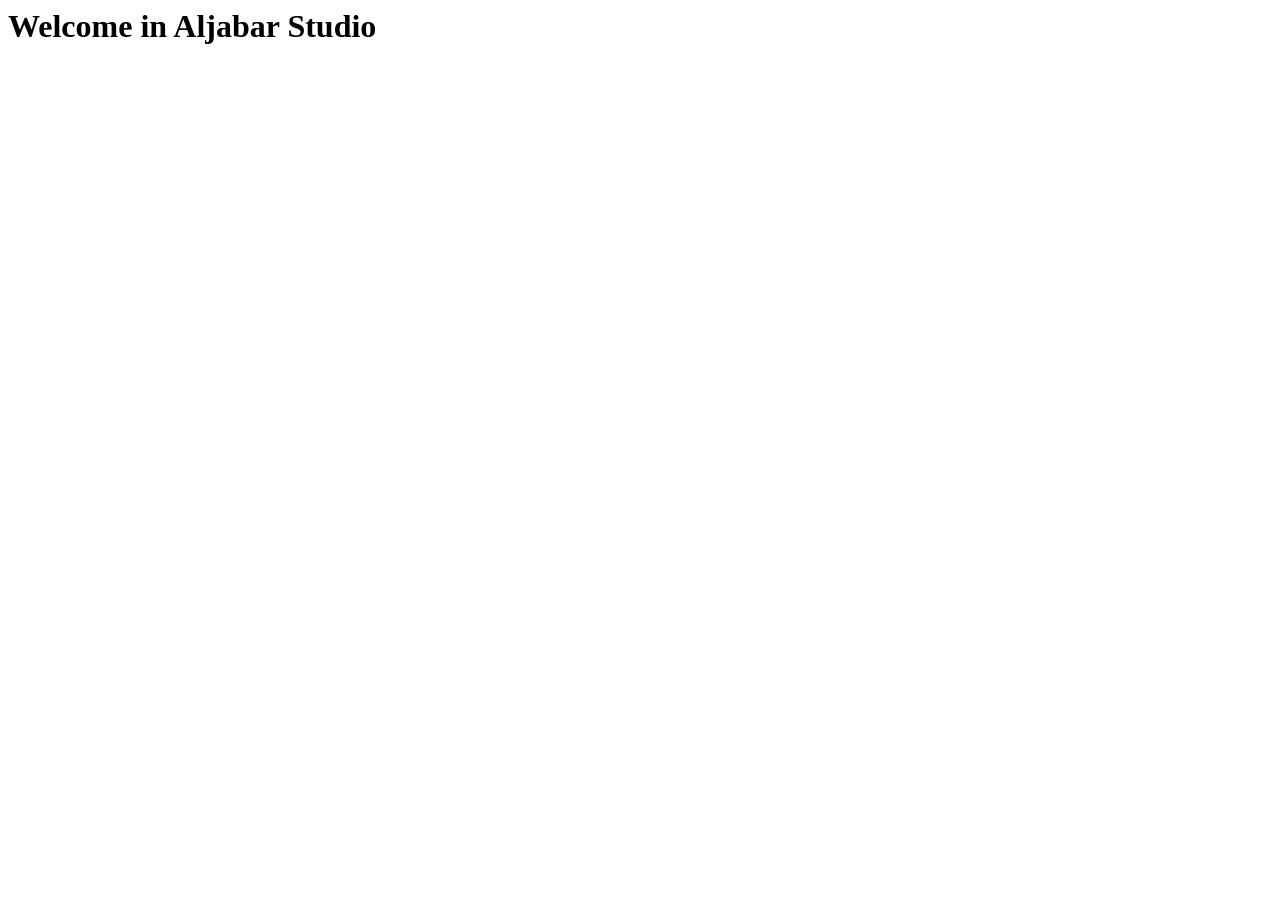
<file: index.html>
<html>
  <head>
    <meta charset="UTF-8">
    <meta name="viewport" content="width=device-width, initial-scale=1.0">
    <title>Aljabar Studio</title>
  </head>
  <body>
    <h1>Welcome in Aljabar Studio</h1>   
  </body>
</html>
</file>
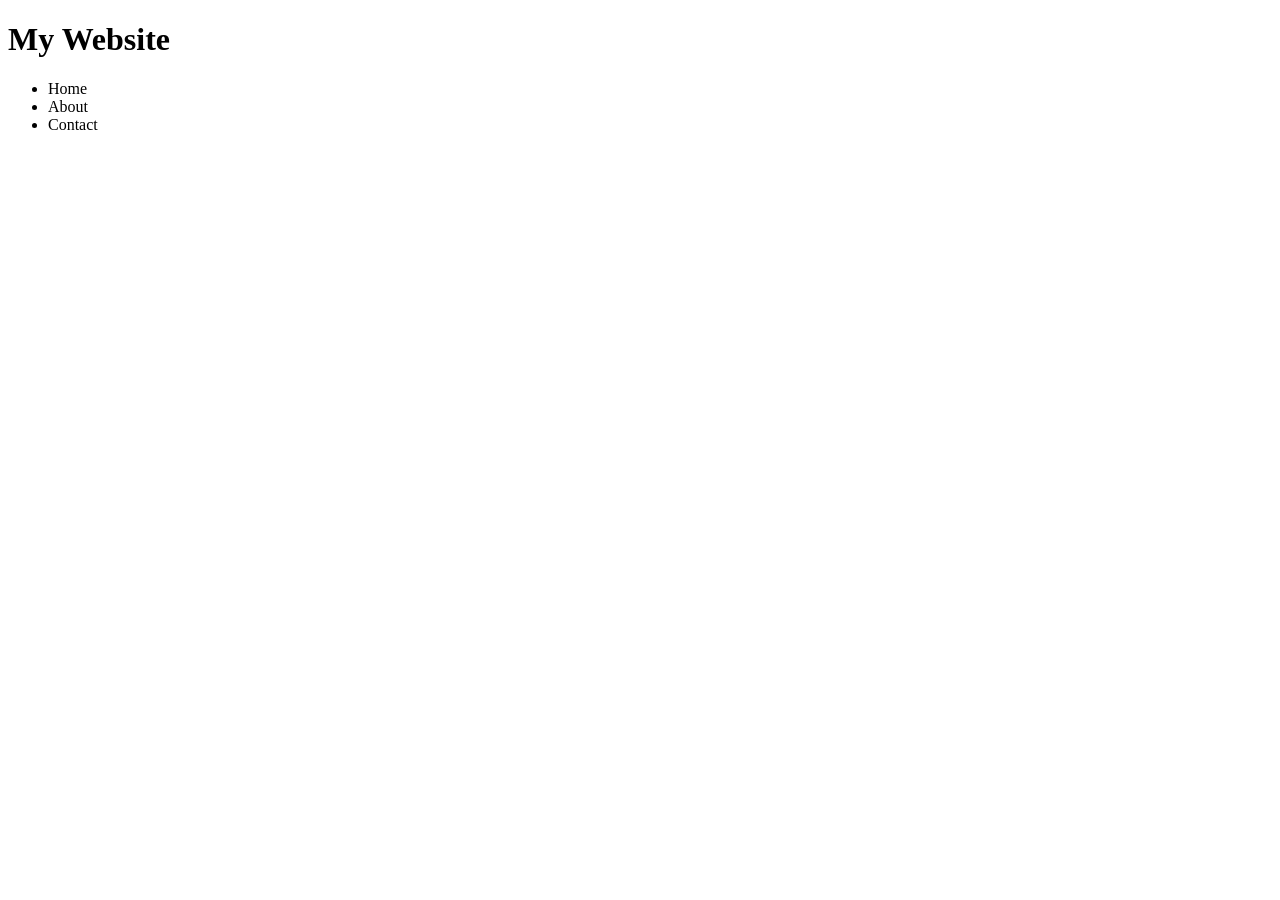
<file: just-add-css/index.html>
<!DOCTYPE html>
<html>
  <head>
    <meta charset="UTF-8">
    <title>Example HTML Website</title>
  </head>
  <body>
    <header>
      <h1>My Website</h1>
      <nav>
        <ul>
          <li>Home</li>
          <li>About</li>
          <li>Contact</li>
        </ul>
      </nav>
    </header>
  </body>
</html>
</file>
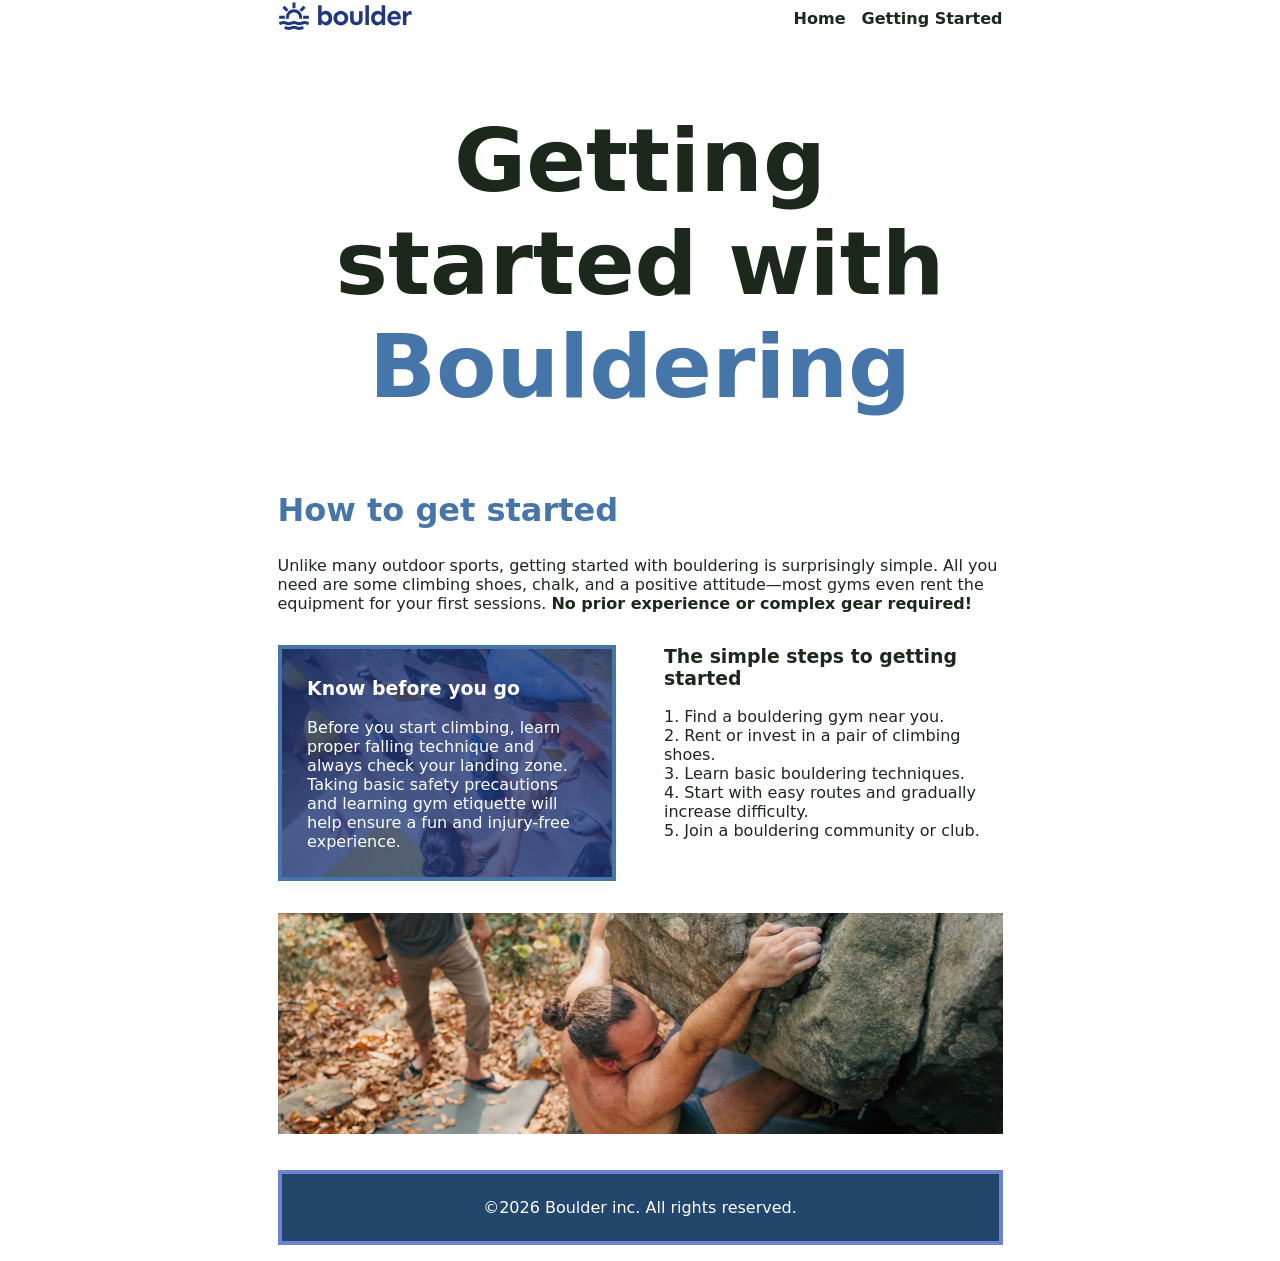
<file: percobaan/getting-started-page.html>
<!DOCTYPE html>
<html lang="en-US">
  <head>
    <meta charset="UTF-8">
    <meta name="viewport" content="width=device-width, initial-scale=1">    
    <title>Getting Started Page</title>
    <link href="style.css" rel="stylesheet">
  </head>
  <body>
    <header>
      <nav>
        <a href="getting-started-page.html"><img src="images/logo.svg" 
           alt="Bouldering Logo"></a>
        <ul>
          <li><a href="homepage.html">Home</a></li>
          <li><a href="#">Getting Started</a></li>
        </ul>
      </nav>
    </header>

    <main>
      <section>
        <h1>Getting started with <span class="blue">Bouldering</span></h1>
      </section>

      <section>
        <h2 class="blue">How to get started</h2>
        <p>
          Unlike many outdoor sports, getting started with bouldering is surprisingly 
          simple. All you need are some climbing shoes, chalk, and a positive 
          attitude—most gyms even rent the equipment for your first sessions. 
          <strong>No prior experience or complex gear required!</strong>
        </p>
      </section>

      <section class="box">
        <div class="background-image">
          <h3>Know before you go</h3> 
          <p> 
            Before you start climbing, learn proper falling technique and always 
            check your landing zone. Taking basic safety precautions and learning 
            gym etiquette will help ensure a fun and injury-free experience.
          </p>
        </div>
        <div class="end-flex">
          <h3 class="margin-block-start-0">The simple steps to getting started</h3>
          <ol>
            <li>Find a bouldering gym near you.</li>
            <li>Rent or invest in a pair of climbing shoes.</li>
            <li>Learn basic bouldering techniques.</li>
            <li>Start with easy routes and gradually increase difficulty.</li>
            <li>Join a bouldering community or club.</li>
          </ol>
        </div>
      </section>

      <section>
        <img src="images/getting-started-outdoors.jpg">
      </section>
    </main>

    <footer>
      <p>©2026 Boulder inc. All rights reserved.</p>
    </footer>
  </body>
</html>
</file>
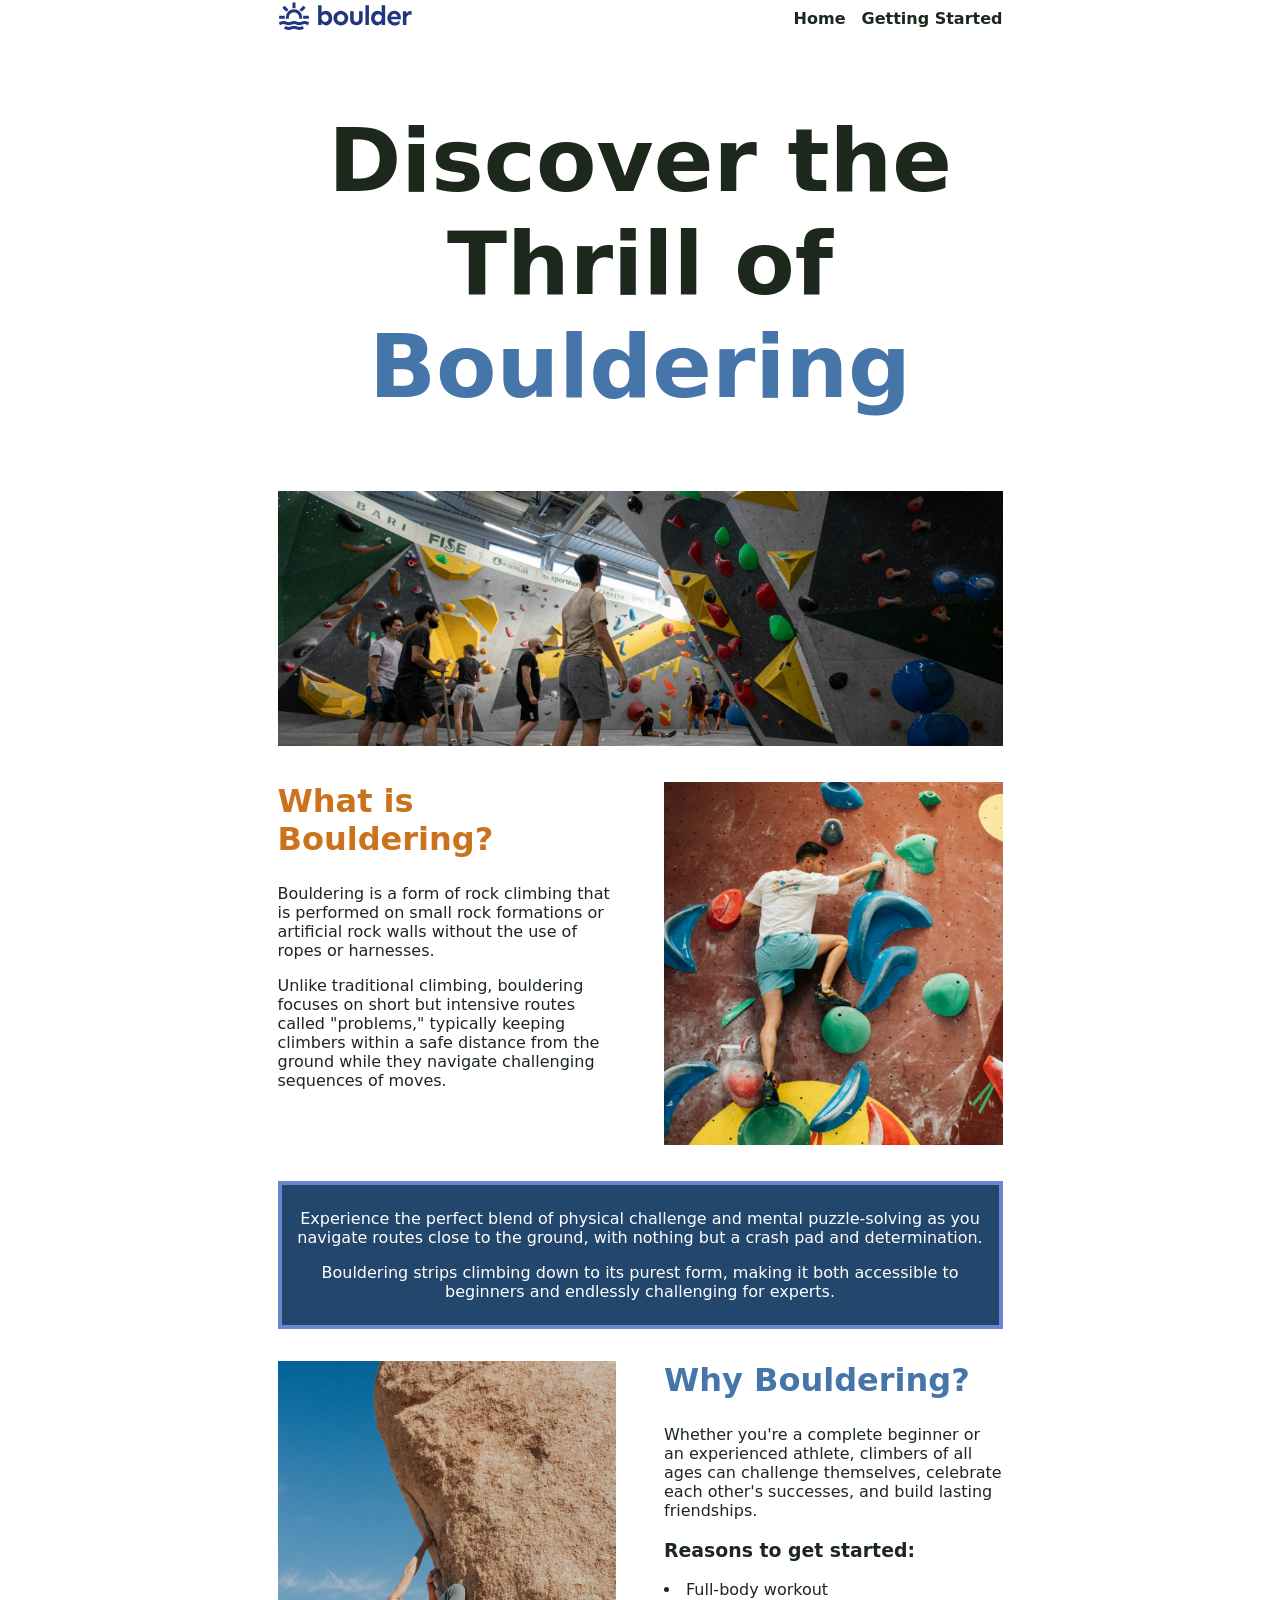
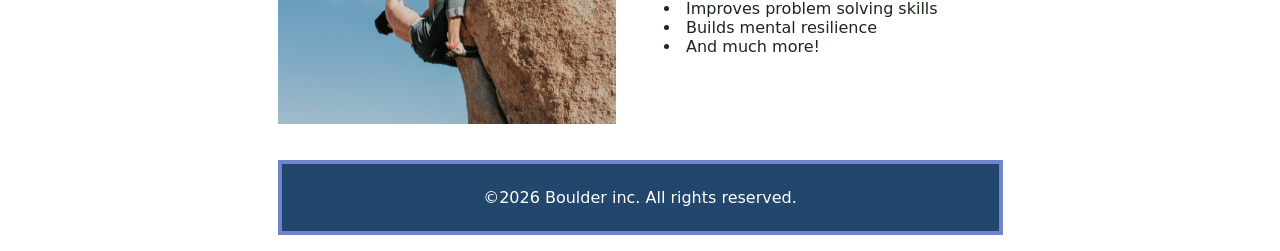
<file: percobaan/homepage.html>
<!DOCTYPE html>
<html lang="en-US">
  <head>
    <meta charset="UTF-8">
    <meta name="viewport" content="width=device-width, initial-scale=1, user-scalable=1">
    <title>Homepage</title>
    <link href="style.css" rel="stylesheet">
  </head>
  <body>
    <header>
      <nav>
        <a href="#"><img src="images/logo.svg" alt="Bouldering"></a>
        <ul>
          <li><a href="homepage.html">Home</a></li>
          <li><a href="getting-started-page.html">Getting Started</a></li>
        </ul>
      </nav>
    </header>

    <main>
      <section>
        <h1>Discover the Thrill of <span class="blue">Bouldering</span></h1>
        <img src="images/bouldering-gym.jpg" alt="bouldering-gym">
      </section>

      <section class="box">
        <div>
          <h2 class="margin-block-start-0 orange">What is Bouldering?</h2>
          <p>
            Bouldering is a form of rock climbing that is performed on small 
            rock formations or artificial rock walls without the use of ropes 
            or harnesses. 
          </p>
          <p>
            Unlike traditional climbing, bouldering focuses on short but 
            intensive routes called "problems," typically keeping climbers 
            within a safe distance from the ground while they navigate 
            challenging sequences of moves.
          </p>
        </div>
        <div class="end-flex">
          <img src="images/what-is-bouldering.jpg" alt="what-is-bouldering">
        </div>
      </section>

      <section>
        <div class="callout">
          <p>
            Experience the perfect blend of physical challenge and mental 
            puzzle-solving as you navigate routes close to the ground, 
            with nothing but a crash pad and determination.
          </p>
          <p>
            Bouldering strips climbing down to its purest form, making it both
            accessible to beginners and endlessly challenging for experts.
          </p>
        </div>
      </section>

      <section class="box">
        <div class="start-flex">
          <img src="images/why-bouldering.jpg" alt="why-bouldering photo">
        </div>
        <div class="end-flex">
          <h2 class="margin-block-start-0 blue">Why Bouldering?</h2>
          <p>
            Whether you're a complete beginner or an experienced athlete, 
            climbers of all ages can challenge themselves, celebrate each 
            other's successes, and build lasting friendships.
          </p>
          <h3>Reasons to get started:</h3>
          <ul>
            <li>Full-body workout</li>
            <li>Improves problem solving skills</li>
            <li>Builds mental resilience</li>
            <li>And much more!</li>
          </ul>
        </div>
      </section>
    </main>

    <footer>
      <p>©2026 Boulder inc. All rights reserved.</p>
    </footer>
  </body>
</html>
</file>
<file: percobaan/style.css>
* {
  box-sizing: border-box;
}

body {
  max-inline-size: 725px;
  margin: auto;
  font-family: system-ui, sans-serif;
  color: #1B281B;
}

body img {
  max-width: 100%;
}

header nav {
  display: flex;
  justify-content: space-between;
  align-items: center;
}

header nav ul {
  list-style: none;
}

header nav ul:last-child {
  display: flex;
  gap: 1rem;
}

header nav ul li a {
  text-decoration: none;
  font-weight: bold;
  color: #1B281B;
}

main section {
  margin-block: 2rem;
}

main section h1 {
  text-align: center;
  font-size: 5.5rem;
}

main section h2 {
  font-size: 2rem;
}

main section h3 {
  font-size: 1.18rem;
}

main section div ol, ul{
  margin: 0;
  padding: 0;
  list-style-position: inside;
}

footer {
  border: 0.3rem;
  border-style: solid;
  border-color: #6E84CF;
  margin-block: 1rem;
  padding-block: 0.5rem;
  text-align: center;
  background-color: #22466C;
  color: #ffffff;
}

.box {
  display: flex;
  gap: 3rem;
}

.start-flex, .end-flex {
  flex: 0 0 calc(50% - 1.5rem); /* potong setengah gap */
}

.background-image {
  border: 0.3rem solid #4676A9;
  background-image: url("images/simple-steps.jpg");
  padding-inline: 1.6rem;
  padding-block: 0.6rem;
  color: #ffffff;
}

.callout {
  border: 0.3rem solid #6E84CF;
  margin-block: 1rem;
  padding-inline: 0.5rem;
  padding-block: 0.5rem;
  text-align: center;
  background-color: #22466C;
  color: #ffffff;
}

.margin-block-start-0 {
  margin-block-start: 0;
}

.blue {
  color: #4676A9;
}

.orange {
  color: #cb721c;
}
</file>
